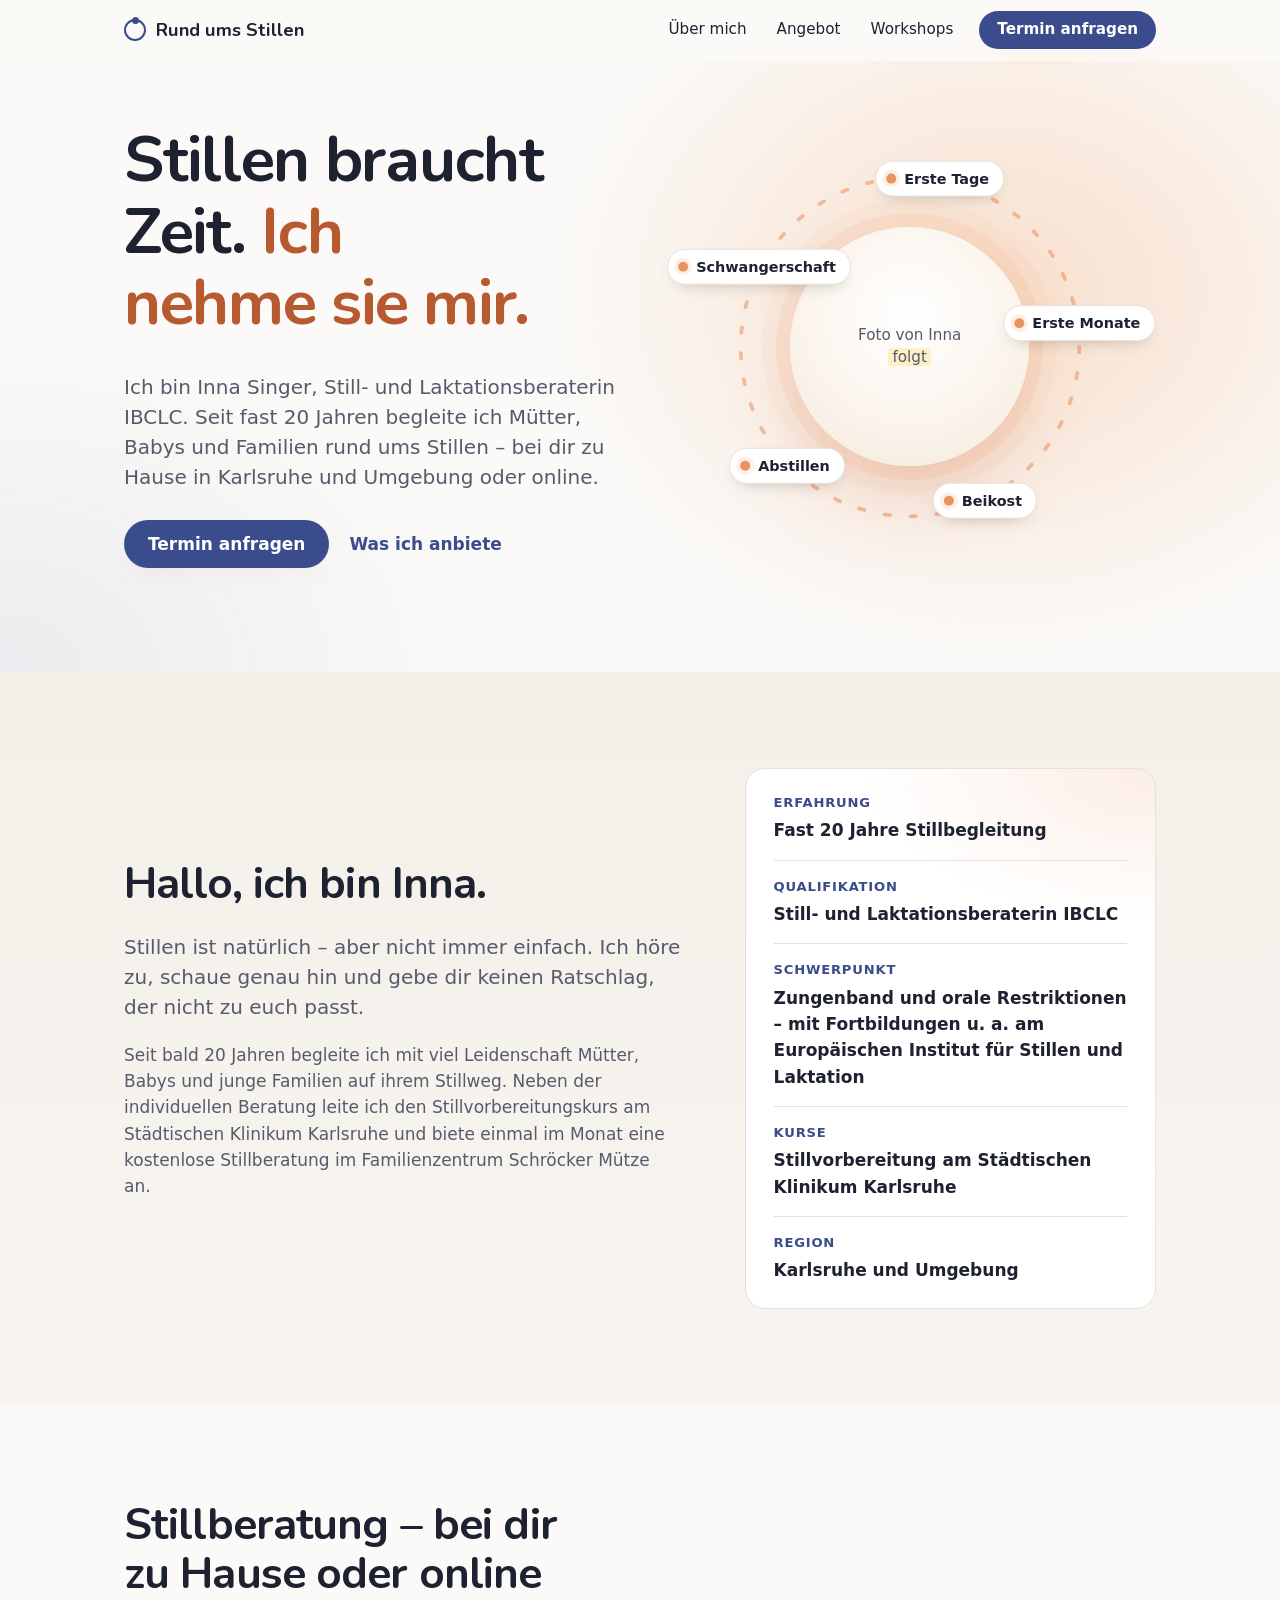
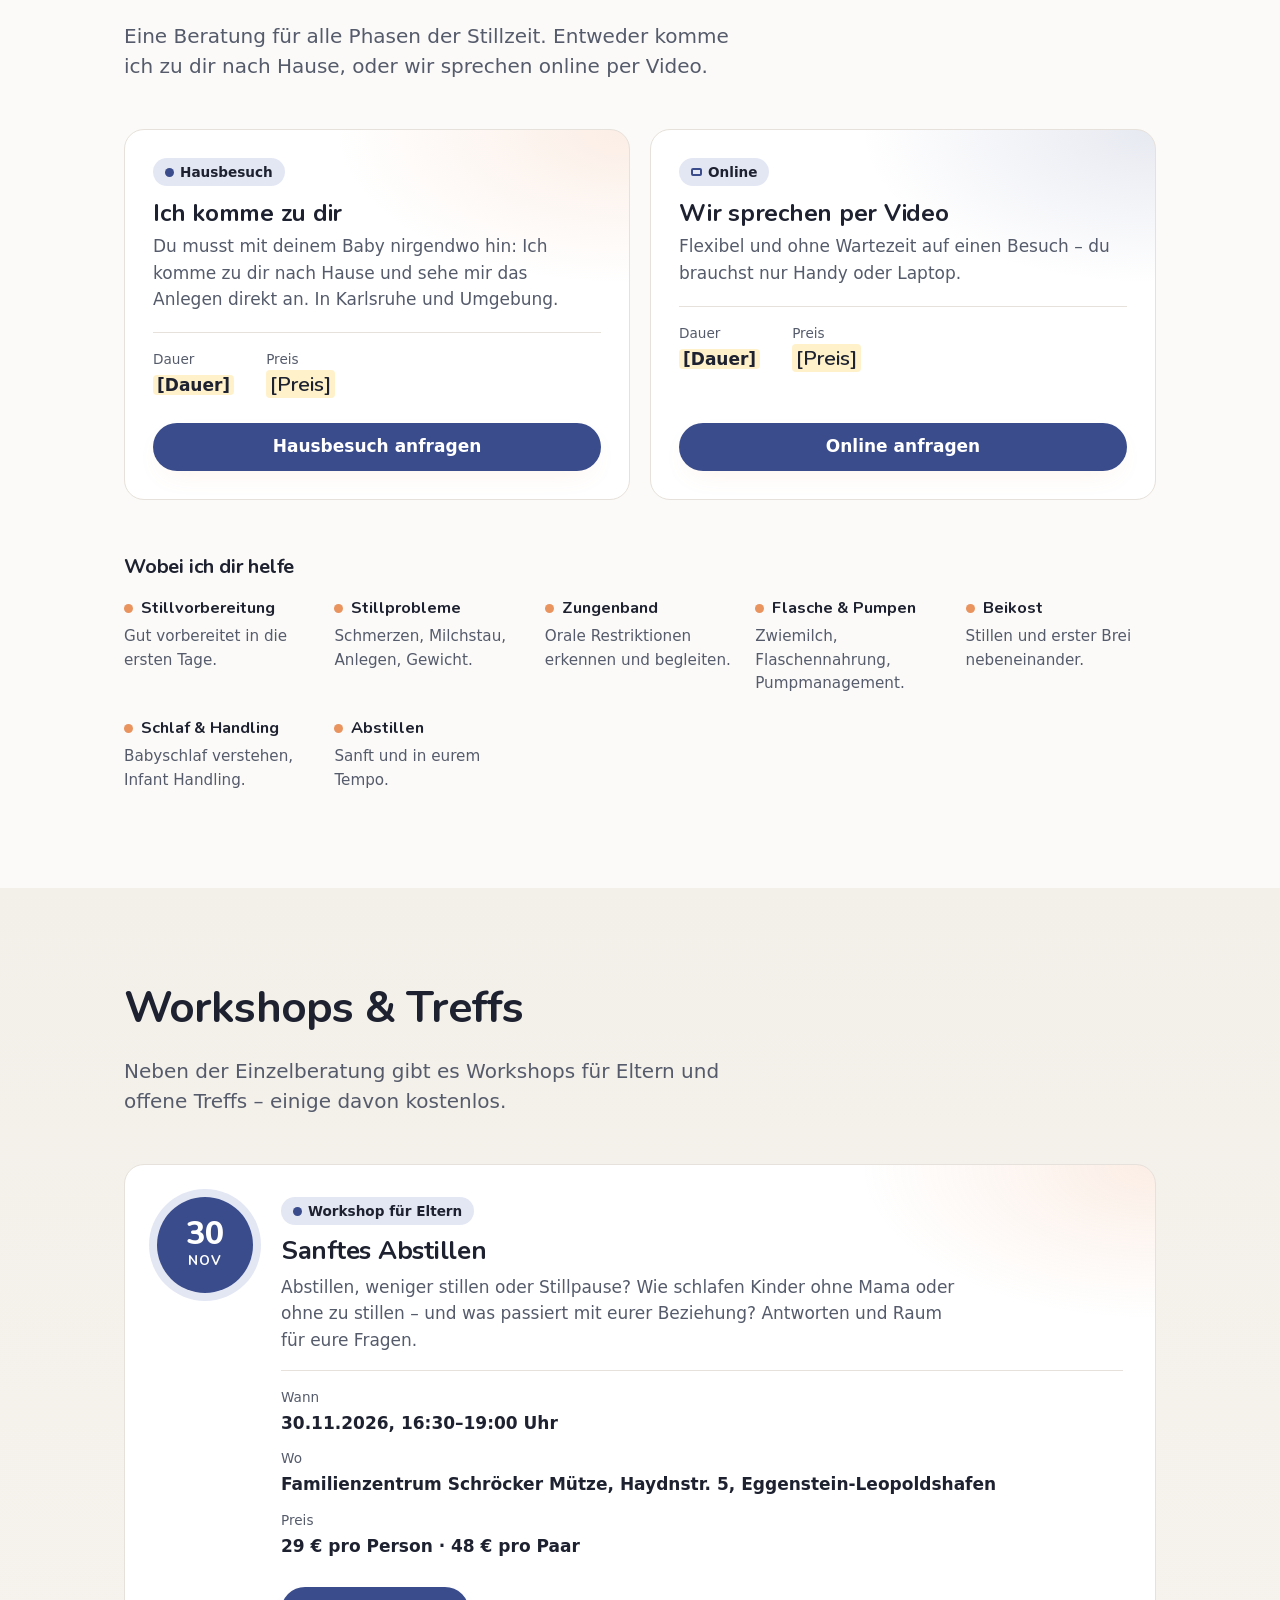
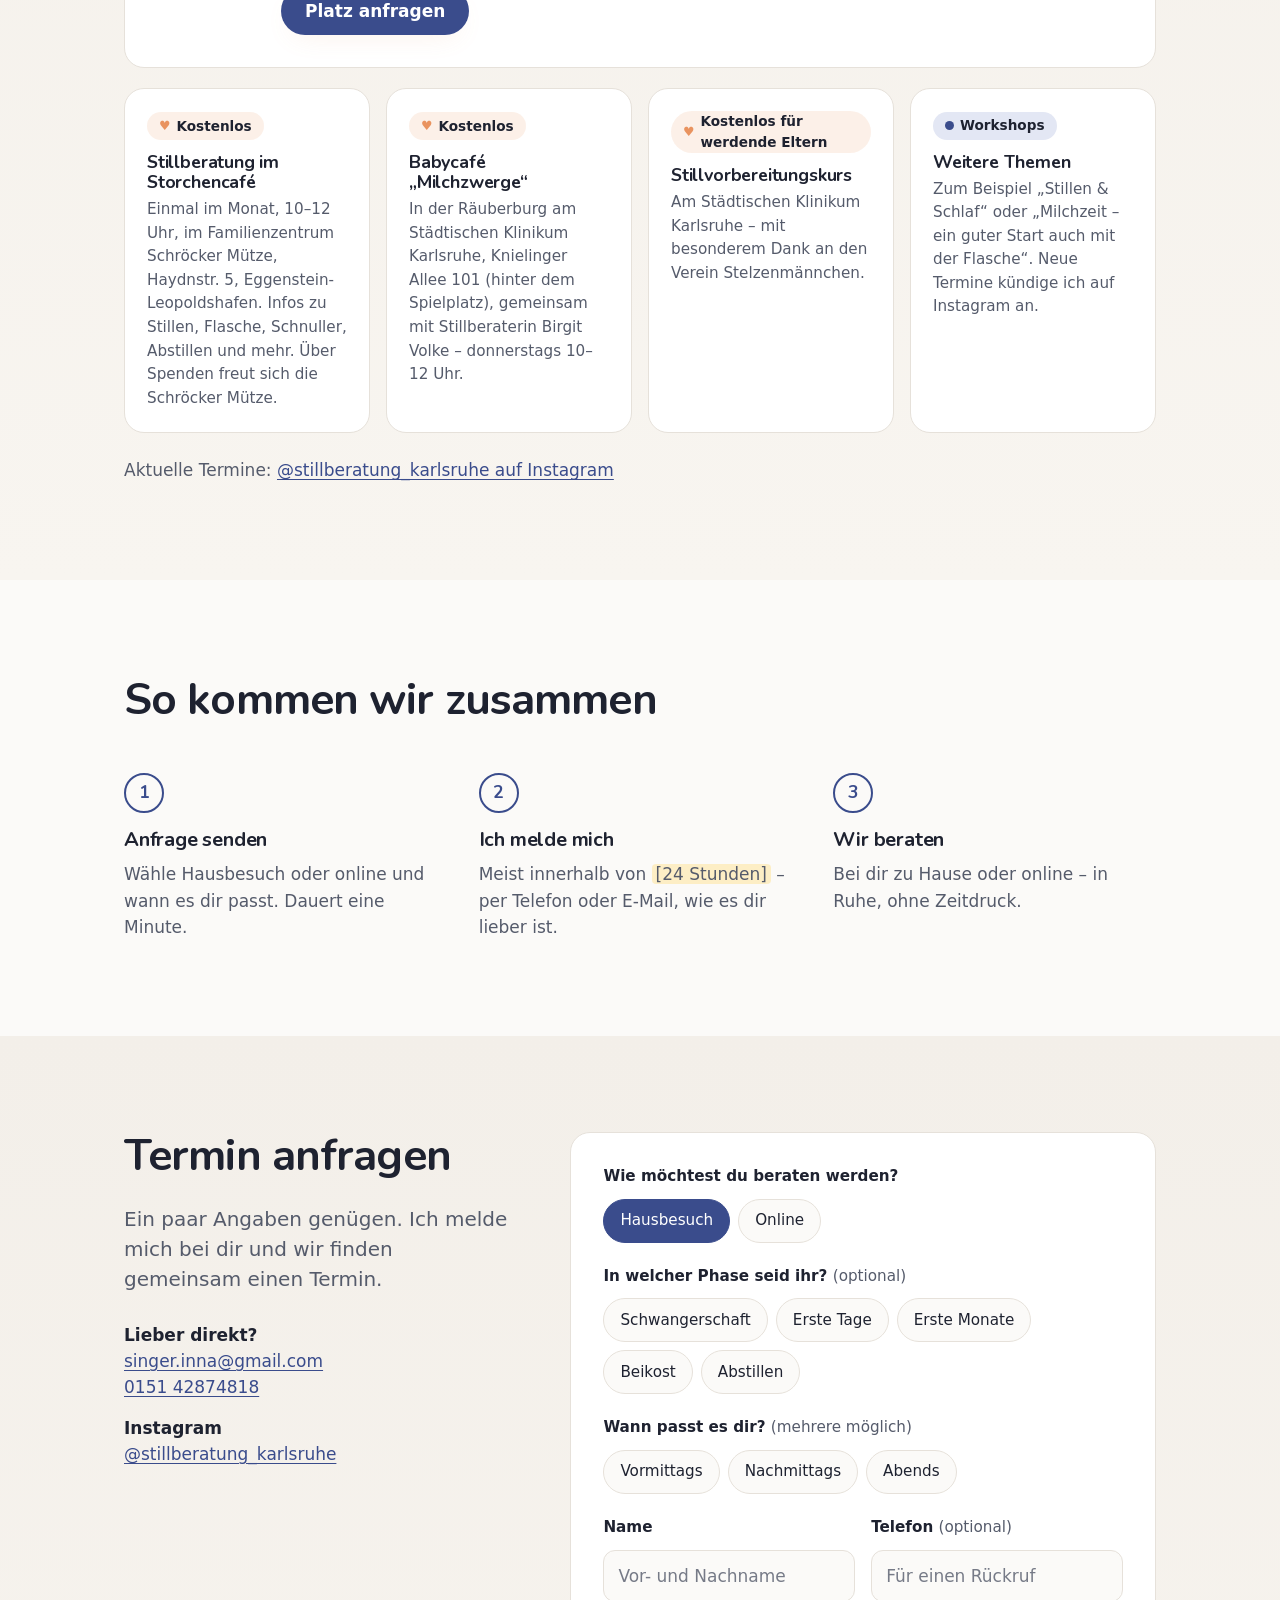
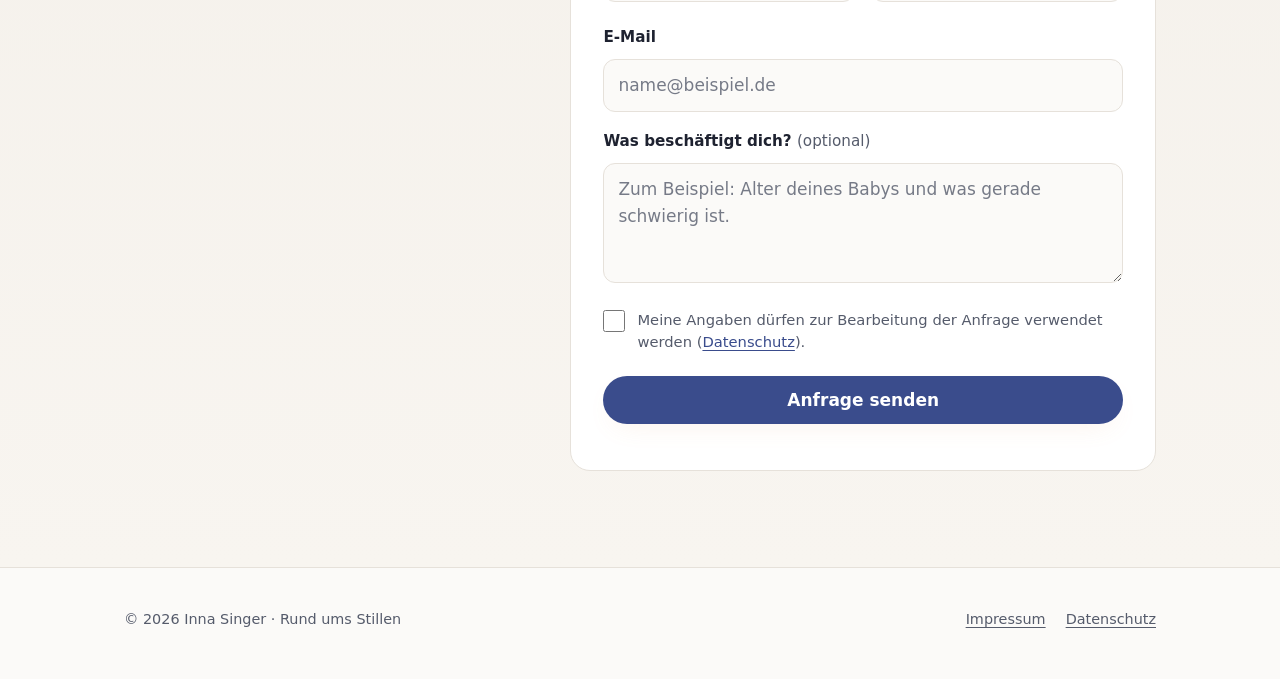
<file: index.html>
<!doctype html>
<html lang="de">
<head>
  <meta charset="utf-8">
  <meta name="viewport" content="width=device-width, initial-scale=1, viewport-fit=cover">
  <title>Rund ums Stillen – Stillberatung Inna Singer IBCLC, Karlsruhe</title>
  <meta name="description" content="Inna Singer, Still- und Laktationsberaterin IBCLC in Karlsruhe und Umgebung: Stillberatung zu Hause oder online, Zungenband, Beikost, Abstillen, Workshops und kostenlose Stilltreffs.">
  <meta name="theme-color" content="#fbfaf8" media="(prefers-color-scheme: light)">
  <meta name="theme-color" content="#10131b" media="(prefers-color-scheme: dark)">
  <link rel="icon" href="assets/favicon.svg" type="image/svg+xml">
  <link rel="stylesheet" href="assets/style.css?v=202611221712">
</head>
<body>

<header class="site-header">
  <nav class="wrap nav" aria-label="Hauptnavigation">
    <a class="brand" href="#start"><span class="brand-mark" aria-hidden="true"></span>Rund ums Stillen</a>
    <button class="menu-btn" type="button" aria-expanded="false" aria-controls="nav-links">Menü</button>
    <ul class="nav-links" id="nav-links">
      <li><a href="#inna">Über mich</a></li>
      <li><a href="#angebot">Angebot</a></li>
      <li><a href="#termine">Workshops</a></li>
      <li class="nav-cta"><a class="btn btn-primary" href="#anfrage">Termin anfragen</a></li>
    </ul>
  </nav>
</header>

<main id="start">

  <!-- Hero mit Stillkreis -->
  <section class="hero" aria-labelledby="hero-title">
    <div class="wrap hero-grid">
      <div>
        <h1 id="hero-title">Stillen braucht Zeit. <em>Ich nehme sie mir.</em></h1>
        <p class="sub">Ich bin Inna Singer, Still- und Laktationsberaterin IBCLC. Seit fast 20 Jahren begleite ich Mütter, Babys und Familien rund ums Stillen – bei dir zu Hause in Karlsruhe und Umgebung oder online.</p>
        <div class="hero-actions">
          <a class="btn btn-primary" href="#anfrage">Termin anfragen</a>
          <a class="btn btn-plain" href="#angebot">Was ich anbiete</a>
        </div>
      </div>

      <div class="orbit-col">
        <div class="orbit">
          <svg class="orbit-ring" viewBox="0 0 100 100" aria-hidden="true"><circle cx="50" cy="50" r="49.5"/></svg>
          <div class="orbit-disc">
            <!-- Später ersetzen: <img src="assets/img/inna.jpg" alt="Inna Singer, Still- und Laktationsberaterin"> -->
            <span class="ph-photo">Foto von Inna<br><span class="ph">folgt</span></span>
          </div>
          <div aria-hidden="true">
            <div class="orbit-stop" style="--a:-62deg;--i:0"><span>Schwangerschaft</span></div>
            <div class="orbit-stop" style="--a:10deg;--i:1"><span>Erste Tage</span></div>
            <div class="orbit-stop" style="--a:82deg;--i:2"><span>Erste Monate</span></div>
            <div class="orbit-stop" style="--a:154deg;--i:3"><span>Beikost</span></div>
            <div class="orbit-stop" style="--a:226deg;--i:4"><span>Abstillen</span></div>
          </div>
        </div>
        <ul class="orbit-list" aria-label="Phasen der Stillzeit">
          <li><span>Schwangerschaft</span></li>
          <li><span>Erste Tage</span></li>
          <li><span>Erste Monate</span></li>
          <li><span>Beikost</span></li>
          <li><span>Abstillen</span></li>
        </ul>
      </div>
    </div>
  </section>

  <!-- Über mich -->
  <section class="alt" id="inna" aria-labelledby="inna-title">
    <div class="wrap about">
      <div>
        <h2 id="inna-title">Hallo, ich bin Inna.</h2>
        <p class="sub">Stillen ist natürlich – aber nicht immer einfach. Ich höre zu, schaue genau hin und gebe dir keinen Ratschlag, der nicht zu euch passt.</p>
        <p class="muted">Seit bald 20 Jahren begleite ich mit viel Leidenschaft Mütter, Babys und junge Familien auf ihrem Stillweg. Neben der individuellen Beratung leite ich den Stillvorbereitungskurs am Städtischen Klinikum Karlsruhe und biete einmal im Monat eine kostenlose Stillberatung im Familienzentrum Schröcker Mütze an.</p>
      </div>
      <dl class="about-facts">
        <div><dt>Erfahrung</dt><dd>Fast 20 Jahre Stillbegleitung</dd></div>
        <div><dt>Qualifikation</dt><dd>Still- und Laktationsberaterin IBCLC</dd></div>
        <div><dt>Schwerpunkt</dt><dd>Zungenband und orale Restriktionen – mit Fortbildungen u. a. am Europäischen Institut für Stillen und Laktation</dd></div>
        <div><dt>Kurse</dt><dd>Stillvorbereitung am Städtischen Klinikum Karlsruhe</dd></div>
        <div><dt>Region</dt><dd>Karlsruhe und Umgebung</dd></div>
      </dl>
    </div>
  </section>

  <!-- Angebot: eine Stillberatung, Hausbesuch oder online -->
  <section id="angebot" aria-labelledby="angebot-title">
    <div class="wrap">
      <div class="section-head">
        <h2 id="angebot-title">Stillberatung – bei dir zu Hause oder online</h2>
        <p class="sub">Eine Beratung für alle Phasen der Stillzeit. Entweder komme ich zu dir nach Hause, oder wir sprechen online per Video.</p>
      </div>

      <div class="offer">
        <article class="format-card">
          <span class="tag tag-place">Hausbesuch</span>
          <h3>Ich komme zu dir</h3>
          <p>Du musst mit deinem Baby nirgendwo hin: Ich komme zu dir nach Hause und sehe mir das Anlegen direkt an. In Karlsruhe und Umgebung.</p>
          <dl class="facts-row">
            <div><dt>Dauer</dt><dd><span class="ph">[Dauer]</span></dd></div>
            <div><dt>Preis</dt><dd class="price"><span class="ph">[Preis]</span></dd></div>
          </dl>
          <a class="btn btn-primary" href="#anfrage" data-format="Hausbesuch">Hausbesuch anfragen</a>
        </article>
        <article class="format-card">
          <span class="tag tag-online">Online</span>
          <h3>Wir sprechen per Video</h3>
          <p>Flexibel und ohne Wartezeit auf einen Besuch – du brauchst nur Handy oder Laptop.</p>
          <dl class="facts-row">
            <div><dt>Dauer</dt><dd><span class="ph">[Dauer]</span></dd></div>
            <div><dt>Preis</dt><dd class="price"><span class="ph">[Preis]</span></dd></div>
          </dl>
          <a class="btn btn-primary" href="#anfrage" data-format="Online">Online anfragen</a>
        </article>
      </div>

      <h3 class="topics-title">Wobei ich dir helfe</h3>
      <ul class="topics">
        <li><strong>Stillvorbereitung</strong>Gut vorbereitet in die ersten Tage.</li>
        <li><strong>Stillprobleme</strong>Schmerzen, Milchstau, Anlegen, Gewicht.</li>
        <li><strong>Zungenband</strong>Orale Restriktionen erkennen und begleiten.</li>
        <li><strong>Flasche &amp; Pumpen</strong>Zwiemilch, Flaschennahrung, Pumpmanagement.</li>
        <li><strong>Beikost</strong>Stillen und erster Brei nebeneinander.</li>
        <li><strong>Schlaf &amp; Handling</strong>Babyschlaf verstehen, Infant Handling.</li>
        <li><strong>Abstillen</strong>Sanft und in eurem Tempo.</li>
      </ul>
    </div>
  </section>

  <!-- Workshops & Treffs -->
  <section class="alt" id="termine" aria-labelledby="termine-title">
    <div class="wrap">
      <div class="section-head">
        <h2 id="termine-title">Workshops &amp; Treffs</h2>
        <p class="sub">Neben der Einzelberatung gibt es Workshops für Eltern und offene Treffs – einige davon kostenlos.</p>
      </div>

      <article class="event event-next">
        <div class="event-date" aria-hidden="true"><span class="event-day">30</span><span class="event-month">Nov</span></div>
        <div class="event-body">
          <span class="tag tag-place">Workshop für Eltern</span>
          <h3>Sanftes Abstillen</h3>
          <p>Abstillen, weniger stillen oder Stillpause? Wie schlafen Kinder ohne Mama oder ohne zu stillen – und was passiert mit eurer Beziehung? Antworten und Raum für eure Fragen.</p>
          <dl class="facts-row">
            <div><dt>Wann</dt><dd>30.11.2026, 16:30–19:00 Uhr</dd></div>
            <div><dt>Wo</dt><dd>Familienzentrum Schröcker Mütze, Haydnstr. 5, Eggenstein-Leopoldshafen</dd></div>
            <div><dt>Preis</dt><dd>29 € pro Person · 48 € pro Paar</dd></div>
          </dl>
          <a class="btn btn-primary" href="#anfrage" data-anliegen="Workshop Sanftes Abstillen (30.11.2026)">Platz anfragen</a>
        </div>
      </article>

      <ul class="events">
        <li class="event-card">
          <span class="badge-free">Kostenlos</span>
          <h3>Stillberatung im Storchencafé</h3>
          <p>Einmal im Monat, 10–12 Uhr, im Familienzentrum Schröcker Mütze, Haydnstr. 5, Eggenstein-Leopoldshafen. Infos zu Stillen, Flasche, Schnuller, Abstillen und mehr. Über Spenden freut sich die Schröcker Mütze.</p>
        </li>
        <li class="event-card">
          <span class="badge-free">Kostenlos</span>
          <h3>Babycafé „Milchzwerge“</h3>
          <p>In der Räuberburg am Städtischen Klinikum Karlsruhe, Knielinger Allee 101 (hinter dem Spielplatz), gemeinsam mit Stillberaterin Birgit Volke – donnerstags 10–12 Uhr.</p>
        </li>
        <li class="event-card">
          <span class="badge-free">Kostenlos für werdende Eltern</span>
          <h3>Stillvorbereitungskurs</h3>
          <p>Am Städtischen Klinikum Karlsruhe – mit besonderem Dank an den Verein Stelzenmännchen.</p>
        </li>
        <li class="event-card">
          <span class="tag tag-place">Workshops</span>
          <h3>Weitere Themen</h3>
          <p>Zum Beispiel „Stillen &amp; Schlaf“ oder „Milchzeit – ein guter Start auch mit der Flasche“. Neue Termine kündige ich auf Instagram an.</p>
        </li>
      </ul>
      <p class="events-more">Aktuelle Termine: <a href="https://www.instagram.com/stillberatung_karlsruhe/" rel="noopener">@stillberatung_karlsruhe auf Instagram</a></p>
    </div>
  </section>

  <!-- Ablauf -->
  <section id="ablauf" aria-labelledby="ablauf-title">
    <div class="wrap">
      <div class="section-head">
        <h2 id="ablauf-title">So kommen wir zusammen</h2>
      </div>
      <ol class="steps">
        <li>
          <h3>Anfrage senden</h3>
          <p>Wähle Hausbesuch oder online und wann es dir passt. Dauert eine Minute.</p>
        </li>
        <li>
          <h3>Ich melde mich</h3>
          <p>Meist innerhalb von <span class="ph">[24 Stunden]</span> – per Telefon oder E-Mail, wie es dir lieber ist.</p>
        </li>
        <li>
          <h3>Wir beraten</h3>
          <p>Bei dir zu Hause oder online – in Ruhe, ohne Zeitdruck.</p>
        </li>
      </ol>
    </div>
  </section>

  <!-- Anfrage -->
  <section class="alt" id="anfrage" aria-labelledby="anfrage-title">
    <div class="wrap request">
      <div>
        <h2 id="anfrage-title">Termin anfragen</h2>
        <p class="sub">Ein paar Angaben genügen. Ich melde mich bei dir und wir finden gemeinsam einen Termin.</p>
        <ul class="request-info">
          <li><strong>Lieber direkt?</strong><a href="mailto:singer.inna@gmail.com">singer.inna@gmail.com</a><br><a href="tel:+4915142874818">0151 42874818</a></li>
          <li><strong>Instagram</strong><a href="https://www.instagram.com/stillberatung_karlsruhe/" rel="noopener">@stillberatung_karlsruhe</a></li>
        </ul>
      </div>

      <!--
        Versand: data-endpoint leer -> E-Mail-Programm öffnet sich mit fertigem Text.
        Mit Formular-Dienst (z. B. https://formspree.io/f/XXXX) -> Versand direkt aus der Seite.
      -->
      <form class="form" id="anfrage-form" data-endpoint="" data-email="singer.inna@gmail.com" novalidate>
        <fieldset>
          <legend>Wie möchtest du beraten werden?</legend>
          <div class="chips">
            <label class="chip"><input type="radio" name="format" value="Hausbesuch" checked><span>Hausbesuch</span></label>
            <label class="chip"><input type="radio" name="format" value="Online"><span>Online</span></label>
          </div>
        </fieldset>

        <fieldset>
          <legend>In welcher Phase seid ihr? <span class="opt">(optional)</span></legend>
          <div class="chips">
            <label class="chip"><input type="radio" name="phase" value="Schwangerschaft"><span>Schwangerschaft</span></label>
            <label class="chip"><input type="radio" name="phase" value="Erste Tage"><span>Erste Tage</span></label>
            <label class="chip"><input type="radio" name="phase" value="Erste Monate"><span>Erste Monate</span></label>
            <label class="chip"><input type="radio" name="phase" value="Beikost"><span>Beikost</span></label>
            <label class="chip"><input type="radio" name="phase" value="Abstillen"><span>Abstillen</span></label>
          </div>
        </fieldset>

        <fieldset>
          <legend>Wann passt es dir? <span class="opt">(mehrere möglich)</span></legend>
          <div class="chips">
            <label class="chip"><input type="checkbox" name="zeit" value="vormittags"><span>Vormittags</span></label>
            <label class="chip"><input type="checkbox" name="zeit" value="nachmittags"><span>Nachmittags</span></label>
            <label class="chip"><input type="checkbox" name="zeit" value="abends"><span>Abends</span></label>
          </div>
        </fieldset>

        <div class="row">
          <div class="field">
            <label class="label" for="f-name">Name</label>
            <input id="f-name" name="name" autocomplete="name" required placeholder="Vor- und Nachname">
            <span class="hint" aria-live="polite"></span>
          </div>
          <div class="field">
            <label class="label" for="f-phone">Telefon <span class="opt">(optional)</span></label>
            <input id="f-phone" name="telefon" type="tel" inputmode="tel" autocomplete="tel" placeholder="Für einen Rückruf">
          </div>
        </div>
        <div class="field">
          <label class="label" for="f-mail">E-Mail</label>
          <input id="f-mail" name="email" type="email" inputmode="email" autocomplete="email" required placeholder="name@beispiel.de">
          <span class="hint" aria-live="polite"></span>
        </div>
        <div class="field">
          <label class="label" for="f-msg">Was beschäftigt dich? <span class="opt">(optional)</span></label>
          <textarea id="f-msg" name="nachricht" placeholder="Zum Beispiel: Alter deines Babys und was gerade schwierig ist."></textarea>
        </div>

        <label class="consent">
          <input type="checkbox" name="datenschutz" required>
          <span>Meine Angaben dürfen zur Bearbeitung der Anfrage verwendet werden (<a href="datenschutz.html">Datenschutz</a>).</span>
        </label>

        <button class="btn btn-primary" type="submit">Anfrage senden</button>
        <p class="form-status" role="status" aria-live="polite"></p>
      </form>
    </div>
  </section>

</main>

<div class="cta-bar"><a class="btn btn-primary" href="#anfrage">Termin anfragen</a></div>

<footer class="site-footer">
  <div class="wrap footer-grid">
    <span>© <span id="year">2026</span> Inna Singer · Rund ums Stillen</span>
    <ul>
      <li><a href="impressum.html">Impressum</a></li>
      <li><a href="datenschutz.html">Datenschutz</a></li>
    </ul>
  </div>
</footer>

<script src="assets/main.js?v=202611221712"></script>
</body>
</html>
</file>
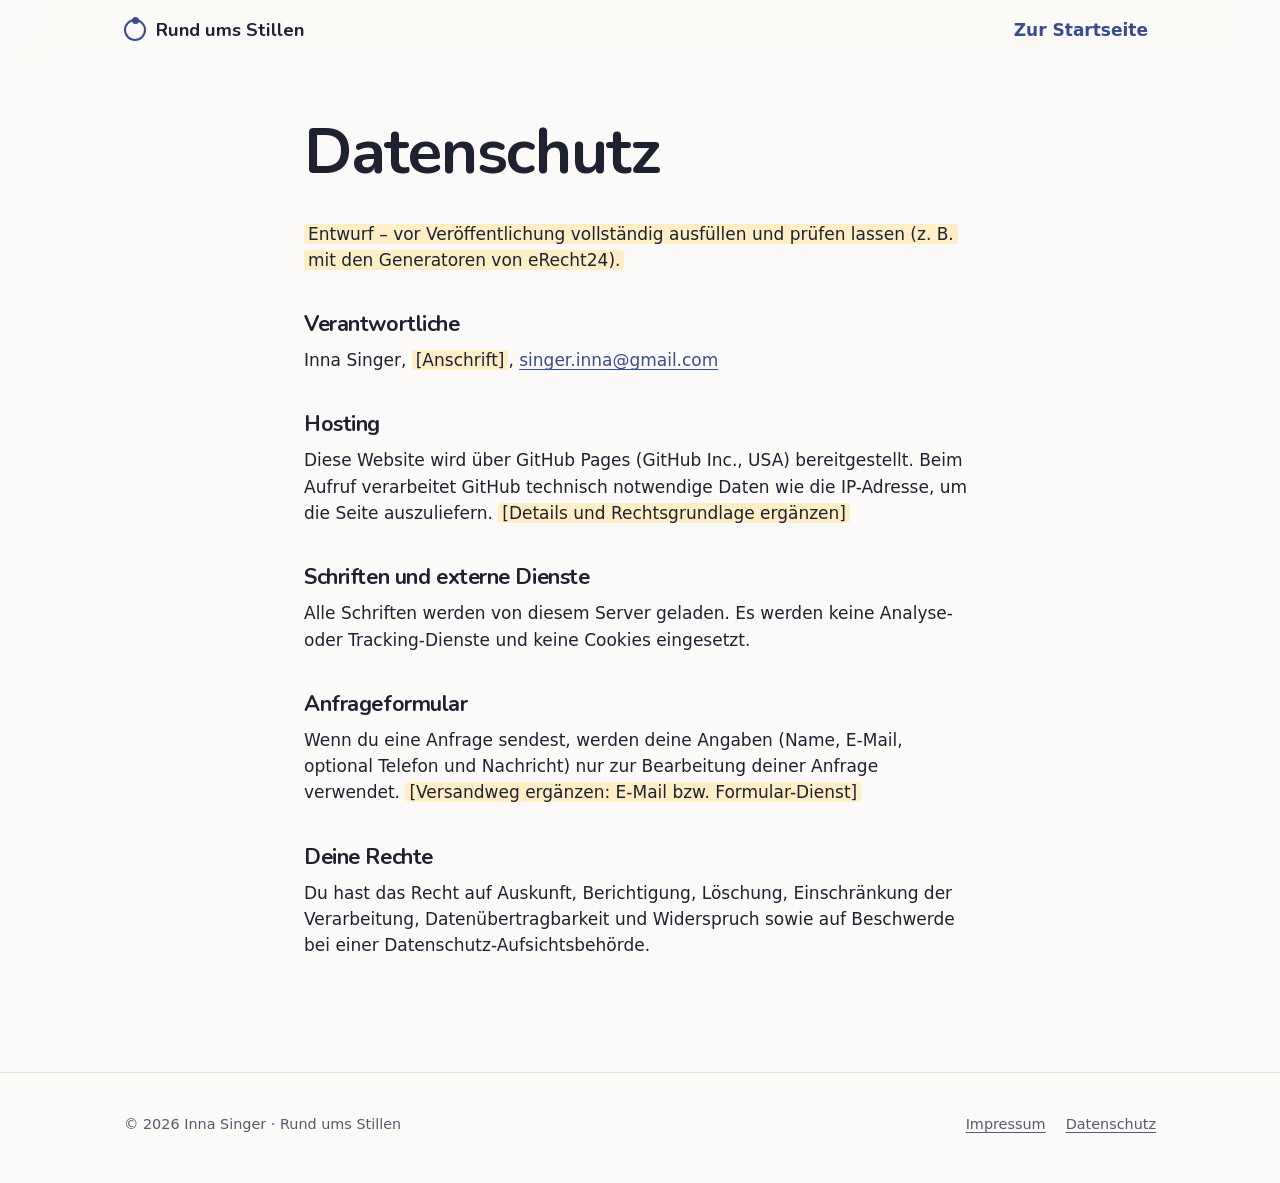
<file: datenschutz.html>
<!doctype html>
<html lang="de">
<head>
  <meta charset="utf-8">
  <meta name="viewport" content="width=device-width, initial-scale=1">
  <title>Datenschutz – Rund ums Stillen</title>
  <meta name="robots" content="noindex">
  <link rel="icon" href="assets/favicon.svg" type="image/svg+xml">
  <link rel="stylesheet" href="assets/style.css?v=202611221712">
</head>
<body>
<header class="site-header">
  <nav class="wrap nav" aria-label="Hauptnavigation">
    <a class="brand" href="index.html"><span class="brand-mark" aria-hidden="true"></span>Rund ums Stillen</a>
    <a class="btn btn-plain" href="index.html">Zur Startseite</a>
  </nav>
</header>
<main class="legal">
  <div class="wrap">
    <h1>Datenschutz</h1>
    <p><span class="ph">Entwurf – vor Veröffentlichung vollständig ausfüllen und prüfen lassen (z. B. mit den Generatoren von eRecht24).</span></p>
    <h2>Verantwortliche</h2>
    <p>Inna Singer, <span class="ph">[Anschrift]</span>, <a href="mailto:singer.inna@gmail.com">singer.inna@gmail.com</a></p>
    <h2>Hosting</h2>
    <p>Diese Website wird über GitHub Pages (GitHub Inc., USA) bereitgestellt. Beim Aufruf verarbeitet GitHub technisch notwendige Daten wie die IP-Adresse, um die Seite auszuliefern. <span class="ph">[Details und Rechtsgrundlage ergänzen]</span></p>
    <h2>Schriften und externe Dienste</h2>
    <p>Alle Schriften werden von diesem Server geladen. Es werden keine Analyse- oder Tracking-Dienste und keine Cookies eingesetzt.</p>
    <h2>Anfrageformular</h2>
    <p>Wenn du eine Anfrage sendest, werden deine Angaben (Name, E-Mail, optional Telefon und Nachricht) nur zur Bearbeitung deiner Anfrage verwendet. <span class="ph">[Versandweg ergänzen: E-Mail bzw. Formular-Dienst]</span></p>
    <h2>Deine Rechte</h2>
    <p>Du hast das Recht auf Auskunft, Berichtigung, Löschung, Einschränkung der Verarbeitung, Datenübertragbarkeit und Widerspruch sowie auf Beschwerde bei einer Datenschutz-Aufsichtsbehörde.</p>
  </div>
</main>
<footer class="site-footer">
  <div class="wrap footer-grid">
    <span>© 2026 Inna Singer · Rund ums Stillen</span>
    <ul><li><a href="impressum.html">Impressum</a></li><li><a href="datenschutz.html">Datenschutz</a></li></ul>
  </div>
</footer>
</body>
</html>
</file>
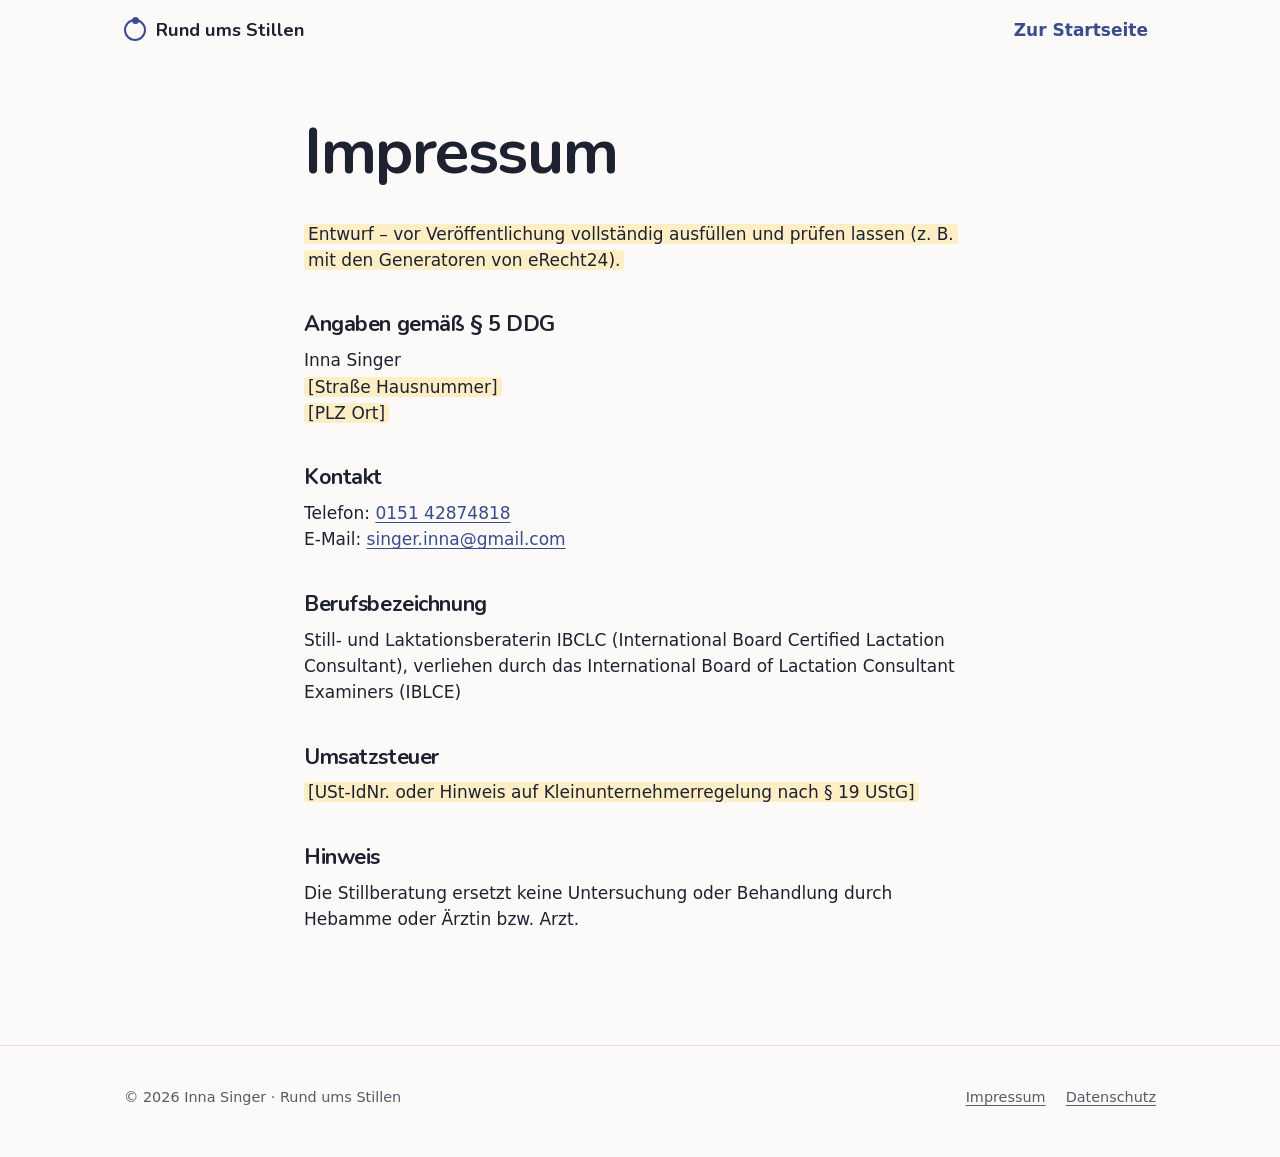
<file: impressum.html>
<!doctype html>
<html lang="de">
<head>
  <meta charset="utf-8">
  <meta name="viewport" content="width=device-width, initial-scale=1">
  <title>Impressum – Rund ums Stillen</title>
  <meta name="robots" content="noindex">
  <link rel="icon" href="assets/favicon.svg" type="image/svg+xml">
  <link rel="stylesheet" href="assets/style.css?v=202611221712">
</head>
<body>
<header class="site-header">
  <nav class="wrap nav" aria-label="Hauptnavigation">
    <a class="brand" href="index.html"><span class="brand-mark" aria-hidden="true"></span>Rund ums Stillen</a>
    <a class="btn btn-plain" href="index.html">Zur Startseite</a>
  </nav>
</header>
<main class="legal">
  <div class="wrap">
    <h1>Impressum</h1>
    <p><span class="ph">Entwurf – vor Veröffentlichung vollständig ausfüllen und prüfen lassen (z. B. mit den Generatoren von eRecht24).</span></p>
    <h2>Angaben gemäß § 5 DDG</h2>
    <p>Inna Singer<br><span class="ph">[Straße Hausnummer]</span><br><span class="ph">[PLZ Ort]</span></p>
    <h2>Kontakt</h2>
    <p>Telefon: <a href="tel:+4915142874818">0151 42874818</a><br>E-Mail: <a href="mailto:singer.inna@gmail.com">singer.inna@gmail.com</a></p>
    <h2>Berufsbezeichnung</h2>
    <p>Still- und Laktationsberaterin IBCLC (International Board Certified Lactation Consultant), verliehen durch das International Board of Lactation Consultant Examiners (IBLCE)</p>
    <h2>Umsatzsteuer</h2>
    <p><span class="ph">[USt-IdNr. oder Hinweis auf Kleinunternehmerregelung nach § 19 UStG]</span></p>
    <h2>Hinweis</h2>
    <p>Die Stillberatung ersetzt keine Untersuchung oder Behandlung durch Hebamme oder Ärztin bzw. Arzt.</p>
  </div>
</main>
<footer class="site-footer">
  <div class="wrap footer-grid">
    <span>© 2026 Inna Singer · Rund ums Stillen</span>
    <ul><li><a href="impressum.html">Impressum</a></li><li><a href="datenschutz.html">Datenschutz</a></li></ul>
  </div>
</footer>
</body>
</html>
</file>
<file: assets/style.css>
/* =========================================================
   Rund ums Stillen – Designsystem
   Leitidee: "rund ums" wörtlich – der Stillkreis.
   Hell: Milchweiß + Nachtblau. Dunkel: Nachtlicht beim Stillen um drei.
   Kontraste (WCAG): Text 15:1, Sekundärtext >= 5.9:1, Akzent 7.8:1 / 9.6:1
   ========================================================= */

/* Rundschrift-Ersatz für Nicht-Apple-Geräte, lokal (DSGVO) */
@font-face {
  font-family: "Nunito";
  src: url("fonts/nunito.woff2") format("woff2");
  font-weight: 500 800;
  font-display: swap;
}

:root {
  color-scheme: light dark;

  --surface: #fbfaf8;      /* Milch */
  --surface-2: #f3efe9;    /* Mulltuch */
  --raised: #ffffff;
  --content: #1e2230;      /* Tinte */
  --secondary: #555b6b;
  --accent: #3a4c8c;       /* Nachtblau – nur für Hauptaktionen & Links */
  --on-accent: #ffffff;
  --accent-soft: #e3e7f4;
  --warm: #e9935f;         /* Morgenlicht – Deko-Punkte, Glühen */
  --warm-text: #b85a30;    /* 4.4:1 – nur für große Schrift */
  --warm-soft: rgba(233, 147, 95, 0.14);
  --line: #e6e1da;
  --ring: rgba(233, 147, 95, 0.55);
  --glow: rgba(233, 147, 95, 0.16);
  --disc: radial-gradient(circle at 50% 38%, #ffffff 0%, #fbf4ec 58%, #f3e6d9 100%);
  --disc-shadow: 0 0 0 14px rgba(233, 147, 95, 0.10), 0 0 0 28px rgba(233, 147, 95, 0.05), 0 40px 90px -30px rgba(184, 90, 48, 0.35);
  --hero-bg:
    radial-gradient(640px 520px at 78% 38%, rgba(246, 190, 150, 0.45), transparent 70%),
    radial-gradient(700px 500px at 0% 100%, rgba(58, 76, 140, 0.08), transparent 70%),
    var(--surface);
  --alt-bg: linear-gradient(180deg, #f3efe9 0%, #f8f5f0 100%);
  --card-home: radial-gradient(420px 220px at 100% 0%, rgba(233, 147, 95, 0.16), transparent 70%);
  --card-online: radial-gradient(420px 220px at 100% 0%, rgba(58, 76, 140, 0.12), transparent 70%);
  --header-bg: rgba(251, 250, 248, 0.78);

  --display: ui-rounded, "SF Pro Rounded", "Nunito", system-ui, sans-serif;
  --text: system-ui, -apple-system, "Segoe UI", Roboto, "Helvetica Neue", sans-serif;

  --r-sm: 12px;
  --r-md: 20px;
  --max: 1080px;
  --gutter: 24px;
}

@media (prefers-color-scheme: dark) {
  :root {
    --surface: #0d1120;     /* Nacht */
    --surface-2: #141a2e;
    --raised: #1a2138;
    --content: #ede8e1;     /* gedämpftes Weiß */
    --secondary: #a9b0c2;
    --accent: #f2c27b;      /* Nachtlicht – Hauptaktionen */
    --on-accent: #1a1408;
    --accent-soft: rgba(242, 194, 123, 0.14);
    --warm: #f2c27b;
    --warm-text: #f2c27b;
    --warm-soft: rgba(242, 194, 123, 0.12);
    --line: rgba(255, 255, 255, 0.09);
    --ring: rgba(242, 194, 123, 0.45);
    --glow: rgba(242, 194, 123, 0.18);
    --disc: radial-gradient(circle at 50% 36%, #4a3a2c 0%, #2a2533 48%, #191c30 100%);
    --disc-shadow: 0 0 0 14px rgba(242, 194, 123, 0.08), 0 0 0 28px rgba(242, 194, 123, 0.04), 0 0 140px 30px rgba(242, 170, 90, 0.22);
    --hero-bg:
      radial-gradient(560px 480px at 76% 40%, rgba(242, 170, 90, 0.20), transparent 70%),
      radial-gradient(900px 600px at 10% 0%, rgba(110, 90, 210, 0.28), transparent 65%),
      radial-gradient(600px 420px at 100% 45%, rgba(60, 110, 200, 0.16), transparent 70%),
      linear-gradient(180deg, #0d1120 0%, #121034 100%);
    --alt-bg: linear-gradient(180deg, #121034 0%, #0f1426 45%, #0d1120 100%);
    --card-home: radial-gradient(420px 220px at 100% 0%, rgba(242, 170, 90, 0.18), transparent 70%);
    --card-online: radial-gradient(420px 220px at 100% 0%, rgba(120, 140, 255, 0.20), transparent 70%);
    --header-bg: rgba(13, 17, 32, 0.72);
  }
}

@media (prefers-contrast: more) {
  :root {
    --secondary: var(--content);
    --line: var(--secondary);
  }
}

*, *::before, *::after { box-sizing: border-box; }

html {
  scroll-behavior: smooth;
  scroll-padding-top: 76px;
  -webkit-text-size-adjust: 100%;
}

body {
  margin: 0;
  background: var(--surface);
  color: var(--content);
  font-family: var(--text);
  font-size: 1.0625rem;   /* 17px – Apple-Standard für Fließtext */
  line-height: 1.55;
  -webkit-font-smoothing: antialiased;
}

img { max-width: 100%; display: block; }

a { color: var(--accent); text-underline-offset: 3px; }

:focus-visible {
  outline: 3px solid var(--accent);
  outline-offset: 3px;
  border-radius: 6px;
}

h1, h2, h3 {
  text-wrap: balance;
  font-family: var(--display);
  font-weight: 700;
  line-height: 1.12;
  letter-spacing: -0.02em;
  margin: 0 0 0.5em;
}

h1 { font-size: clamp(2.4rem, 6vw, 4rem); }
h2 { font-size: clamp(1.9rem, 4vw, 2.75rem); }
h3 { font-size: 1.25rem; letter-spacing: -0.01em; }

p { margin: 0 0 1em; }

.wrap {
  max-width: var(--max);
  margin: 0 auto;
  padding: 0 var(--gutter);
}

.sub {
  font-size: 1.25rem;
  line-height: 1.5;
  color: var(--secondary);
  max-width: 32em;
}

.muted { color: var(--secondary); }

/* Platzhalter sichtbar, bis echte Inhalte geliefert sind */
.ph {
  background: rgba(255, 214, 102, 0.35);
  border-radius: 4px;
  padding: 0 4px;
  -webkit-box-decoration-break: clone;
  box-decoration-break: clone;
}

.sr-only {
  position: absolute;
  width: 1px; height: 1px;
  overflow: hidden;
  clip: rect(0 0 0 0);
  white-space: nowrap;
}

/* ---------- Buttons ---------- */
.btn {
  display: inline-flex;
  align-items: center;
  justify-content: center;
  min-height: 48px;
  padding: 0 24px;
  border-radius: 999px;
  border: 0;
  font: 600 1.0625rem/1 var(--text);
  text-decoration: none;
  cursor: pointer;
  transition: filter 0.15s, transform 0.15s;
}

.btn-primary { background: var(--accent); color: var(--on-accent); box-shadow: 0 10px 28px -12px var(--glow); }
.btn-primary:hover { filter: brightness(1.08); }
.btn-primary:active { transform: scale(0.98); }

.btn-plain {
  color: var(--accent);
  background: transparent;
  padding: 0 8px;
}
.btn-plain:hover { text-decoration: underline; }

/* ---------- Header (schwebende Ebene, Material) ---------- */
.site-header {
  position: sticky;
  top: 0;
  z-index: 30;
  background: var(--header-bg);
  -webkit-backdrop-filter: saturate(160%) blur(18px);
  backdrop-filter: saturate(160%) blur(18px);
  border-bottom: 0.5px solid transparent;
  transition: border-color 0.2s;
}
.site-header.scrolled { border-bottom-color: var(--line); }

@media (prefers-reduced-transparency: reduce) {
  .site-header { background: var(--surface); -webkit-backdrop-filter: none; backdrop-filter: none; }
}

.nav {
  display: flex;
  align-items: center;
  justify-content: space-between;
  height: 60px;
}

.brand {
  font-family: var(--display);
  font-weight: 700;
  font-size: 1.15rem;
  color: var(--content);
  text-decoration: none;
  display: inline-flex;
  align-items: center;
  gap: 10px;
  min-height: 44px;
}

.brand-mark {
  width: 22px;
  height: 22px;
  border-radius: 50%;
  border: 2.5px solid var(--accent);
  position: relative;
  flex: none;
}
.brand-mark::after {
  content: "";
  position: absolute;
  width: 7px; height: 7px;
  border-radius: 50%;
  background: var(--accent);
  top: -4.5px; left: 50%;
  margin-left: -3.5px;
}

.nav-links {
  display: flex;
  align-items: center;
  gap: 6px;
  list-style: none;
  margin: 0;
  padding: 0;
}

.nav-links a:not(.btn) {
  display: inline-flex;
  align-items: center;
  min-height: 44px;
  padding: 0 12px;
  color: var(--content);
  text-decoration: none;
  font-size: 0.95rem;
}
.nav-links a:not(.btn):hover { color: var(--accent); }
.nav-links .btn { min-height: 38px; padding: 0 18px; font-size: 0.95rem; margin-left: 8px; }

.menu-btn {
  display: none;
  min-height: 44px;
  padding: 0 16px;
  border-radius: 999px;
  border: 1px solid var(--line);
  background: var(--raised);
  color: var(--content);
  font: 600 0.95rem/1 var(--text);
  cursor: pointer;
}
.menu-btn[aria-expanded="true"] { background: var(--accent); color: var(--on-accent); border-color: var(--accent); }

/* ---------- Hero ---------- */
.hero { padding: 64px 0 104px; background: var(--hero-bg); }
.hero h1 em { font-style: normal; color: var(--warm-text); }

.hero-grid {
  display: grid;
  grid-template-columns: 1fr 1fr;
  gap: 48px;
  align-items: center;
}

.hero-actions {
  display: flex;
  flex-wrap: wrap;
  align-items: center;
  gap: 12px;
  margin-top: 28px;
}

/* ---------- Signatur: der Stillkreis ---------- */
.orbit {
  --size: min(400px, calc(100% - 150px));
  container-type: inline-size;
  position: relative;
  width: var(--size);
  aspect-ratio: 1;
  margin: 0 auto;
}

.orbit-ring {
  position: absolute;
  inset: 0;
  width: 100%;
  height: 100%;
  overflow: visible;
}
.orbit-ring circle {
  fill: none;
  stroke: var(--ring);
  stroke-width: 1.1;
  stroke-dasharray: 1.6 6;
  stroke-linecap: round;
}

.orbit-disc {
  position: absolute;
  inset: 15%;
  border-radius: 50%;
  background: var(--disc);
  box-shadow: var(--disc-shadow);
  display: grid;
  place-items: center;
  overflow: hidden;
  text-align: center;
  color: var(--secondary);
}
.orbit-disc img { width: 100%; height: 100%; object-fit: cover; }
.orbit-disc .ph-photo { font-size: 0.95rem; line-height: 1.4; padding: 20px; }

/* Phasen rund um den Kreis */
.orbit-stop {
  --a: 0deg;
  position: absolute;
  top: 50%;
  left: 50%;
  width: 0;
  height: 0;
  transform: rotate(var(--a)) translateY(-50cqw) rotate(calc(-1 * var(--a)));
}
.orbit-stop span {
  position: absolute;
  transform: translate(-50%, -50%);
  display: inline-flex;
  align-items: center;
  gap: 8px;
  min-height: 36px;
  padding: 0 14px 0 10px;
  border-radius: 999px;
  background: var(--raised);
  border: 0.5px solid var(--line);
  box-shadow: 0 6px 18px -10px rgba(0, 0, 0, 0.35);
  color: var(--content);
  font-size: 0.9rem;
  font-weight: 600;
  white-space: nowrap;
  text-decoration: none;
}
.orbit-stop span::before {
  content: "";
  width: 10px;
  height: 10px;
  border-radius: 50%;
  background: var(--warm);
  box-shadow: 0 0 0 4px var(--warm-soft);
  flex: none;
}

/* Einmaliger Moment: die Phasen erscheinen nacheinander im Kreis */
@media (prefers-reduced-motion: no-preference) {
  .orbit-stop span { animation: stop-in 0.5s cubic-bezier(.2, .8, .2, 1) both; animation-delay: calc(0.25s + var(--i) * 0.12s); }
  .orbit-disc { animation: disc-in 0.7s ease-out both; }
  @keyframes stop-in { from { opacity: 0; transform: translate(-50%, -30%) scale(0.9); } }
  @keyframes disc-in { from { opacity: 0; transform: scale(0.96); } }
}

/* ---------- Abschnitte ---------- */
section { padding: 96px 0; }
.alt { background: var(--alt-bg); }

.section-head { max-width: 640px; margin-bottom: 48px; }

/* Angebot: eine Beratung, zwei Formate */
.offer {
  display: grid;
  grid-template-columns: 1fr 1fr;
  gap: 20px;
}

.format-card {
  display: flex;
  flex-direction: column;
  align-items: flex-start;
  background: var(--raised);
  border: 0.5px solid var(--line);
  border-radius: var(--r-md);
  padding: 28px;
  background: var(--card-home), var(--raised);
  transition: transform 0.2s, box-shadow 0.2s;
}
.format-card + .format-card { background: var(--card-online), var(--raised); }
/* Anheben beim Drüberfahren – einheitlich für alle Karten (nur Geräte mit Maus) */
.format-card, .event, .event-card, .about-facts, .steps li, .topics li, .orbit-stop span, .orbit-list span, .request-info li {
  transition: transform 0.2s ease, translate 0.2s ease, box-shadow 0.2s ease, border-color 0.2s ease;
}
@media (hover: hover) {
  .format-card:hover, .event:hover, .event-card:hover, .about-facts:hover {
    transform: translateY(-3px);
    box-shadow: 0 24px 50px -28px rgba(0, 0, 0, 0.45);
  }
  .event-card:hover { border-color: var(--ring); }
  .steps li:hover, .topics li:hover, .request-info li:hover { transform: translateY(-3px); }
  .topics li:hover strong::before, .orbit-stop span:hover::before { box-shadow: 0 0 0 5px var(--warm-soft); }
  /* Kreis-Labels: eigene translate-Eigenschaft, damit die Einblend-Animation nicht stört */
  .orbit-stop span:hover, .orbit-list span:hover { translate: 0 -3px; border-color: var(--ring); }
  .steps li:hover::before { background: var(--accent); color: var(--on-accent); }
}
.format-card h3 { margin: 14px 0 6px; font-size: 1.5rem; }
.format-card p { color: var(--secondary); margin: 0 0 20px; }
.format-card .btn { margin-top: auto; width: 100%; }

.facts-row {
  display: flex;
  gap: 32px;
  margin: 0 0 24px;
  padding: 16px 0 0;
  border-top: 0.5px solid var(--line);
  width: 100%;
}
.facts-row dt { font-size: 0.85rem; color: var(--secondary); }
.facts-row dd { margin: 2px 0 0; font-weight: 600; }
.price { font: 700 1.3rem/1.2 var(--display); }

.tag {
  display: inline-flex;
  align-items: center;
  gap: 6px;
  min-height: 28px;
  padding: 0 12px;
  border-radius: 999px;
  font-size: 0.85rem;
  font-weight: 600;
  background: var(--accent-soft);
  color: var(--content);
}
/* Format nicht nur über Farbe: eigenes Symbol je Format */
.tag-place::before, .tag-online::before { content: ""; flex: none; }
.tag-place::before { width: 9px; height: 9px; border-radius: 50%; background: var(--accent); }
.tag-online::before { width: 11px; height: 8px; border-radius: 2px; border: 2px solid var(--accent); }

.topics-title { margin: 56px 0 18px; font-size: 1.25rem; }
.topics {
  display: grid;
  grid-template-columns: repeat(auto-fill, minmax(180px, 1fr));
  gap: 20px;
  list-style: none;
  margin: 0;
  padding: 0;
}
.topics li { color: var(--secondary); font-size: 0.95rem; }
.topics strong {
  display: flex;
  align-items: center;
  gap: 8px;
  color: var(--content);
  font-family: var(--display);
  font-size: 1.02rem;
  margin-bottom: 4px;
}
.topics strong::before {
  content: "";
  width: 9px;
  height: 9px;
  border-radius: 50%;
  background: var(--warm);
  flex: none;
}

/* Workshops & Treffs */
.facts-row { flex-wrap: wrap; gap: 12px 32px; }

.event {
  display: grid;
  grid-template-columns: 96px 1fr;
  gap: 28px;
  padding: 32px;
  border-radius: var(--r-md);
  border: 0.5px solid var(--line);
  background: var(--card-home), var(--raised);
  margin-bottom: 20px;
}
.event h3 { font-size: 1.6rem; margin: 12px 0 8px; }
.event p { color: var(--secondary); max-width: 40em; }
.event .btn { margin-top: 4px; }

.event-date {
  display: flex;
  flex-direction: column;
  align-items: center;
  justify-content: center;
  width: 96px;
  height: 96px;
  border-radius: 50%;
  background: var(--accent);
  color: var(--on-accent);
  font-family: var(--display);
  box-shadow: 0 0 0 8px var(--accent-soft);
}
.event-day { font-size: 2rem; font-weight: 800; line-height: 1; }
.event-month { font-size: 0.85rem; font-weight: 700; text-transform: uppercase; letter-spacing: 0.08em; }

.events {
  display: grid;
  grid-template-columns: repeat(4, 1fr);
  gap: 16px;
  list-style: none;
  margin: 0;
  padding: 0;
}
.event-card {
  padding: 22px;
  border-radius: var(--r-md);
  border: 0.5px solid var(--line);
  background: var(--raised);
}
.event-card h3 { font-size: 1.12rem; margin: 12px 0 6px; }
.event-card p { margin: 0; color: var(--secondary); font-size: 0.95rem; }

.badge-free {
  display: inline-flex;
  align-items: center;
  gap: 6px;
  min-height: 28px;
  padding: 0 12px;
  border-radius: 999px;
  font-size: 0.85rem;
  font-weight: 700;
  background: var(--warm-soft);
  color: var(--content);
}
.badge-free::before { content: "♥"; color: var(--warm); font-size: 0.8rem; }

.events-more { margin: 24px 0 0; color: var(--secondary); }

/* Über mich */
.about-facts {
  margin: 0;
  padding: 8px 28px;
  border-radius: var(--r-md);
  border: 0.5px solid var(--line);
  background: var(--card-home), var(--raised);
}
.about-facts div { padding: 16px 0; border-bottom: 0.5px solid var(--line); }
.about-facts div:last-child { border-bottom: 0; }
.about-facts dt { font-size: 0.82rem; font-weight: 700; letter-spacing: 0.06em; text-transform: uppercase; color: var(--accent); }
.about-facts dd { margin: 4px 0 0; font-weight: 600; }

.about {
  display: grid;
  grid-template-columns: 1.15fr 0.85fr;
  gap: 64px;
  align-items: center;
}
.portrait {
  aspect-ratio: 1;
  border-radius: 50%;
  background: var(--disc);
  box-shadow: 0 0 0 10px var(--glow);
  display: grid;
  place-items: center;
  overflow: hidden;
  color: var(--secondary);
  font-size: 0.95rem;
  text-align: center;
}
.portrait img { width: 100%; height: 100%; object-fit: cover; }

.facts {
  margin: 24px 0 0;
  padding: 0;
  list-style: none;
  display: grid;
  gap: 8px;
}
.facts li { padding-left: 22px; position: relative; }
.facts li::before {
  content: "";
  position: absolute;
  left: 0;
  top: 0.62em;
  width: 8px;
  height: 8px;
  border-radius: 50%;
  border: 2px solid var(--accent);
}

/* Ablauf – echte Reihenfolge */
.steps {
  display: grid;
  grid-template-columns: repeat(3, 1fr);
  gap: 32px;
  list-style: none;
  margin: 0;
  padding: 0;
  counter-reset: s;
}
.steps li { counter-increment: s; }
.steps li::before { transition: background 0.2s, color 0.2s; }
.steps li::before {
  content: counter(s);
  display: grid;
  place-items: center;
  width: 40px;
  height: 40px;
  border-radius: 50%;
  border: 2px solid var(--accent);
  color: var(--accent);
  font: 700 1.1rem/1 var(--display);
  margin-bottom: 16px;
}
.steps p { color: var(--secondary); margin: 0; }

/* ---------- Anfrage ---------- */
.request {
  display: grid;
  grid-template-columns: 0.8fr 1.2fr;
  gap: 56px;
  align-items: start;
}

.form {
  background: var(--raised);
  border: 0.5px solid var(--line);
  border-radius: var(--r-md);
  padding: 32px;
}

fieldset { border: 0; margin: 0 0 22px; padding: 0; min-width: 0; }
legend, .label {
  display: block;
  font-weight: 600;
  font-size: 0.95rem;
  margin-bottom: 10px;
  padding: 0;
}
.opt { font-weight: 400; color: var(--secondary); }

/* Auswahl statt Tippen: Chips */
.chips { display: flex; flex-wrap: wrap; gap: 8px; }
.chip { position: relative; }
.chip input { position: absolute; opacity: 0; inset: 0; margin: 0; cursor: pointer; }
.chip span {
  display: inline-flex;
  align-items: center;
  min-height: 44px;
  padding: 0 16px;
  border-radius: 999px;
  border: 1px solid var(--line);
  background: var(--surface);
  font-size: 0.95rem;
  transition: background 0.15s, border-color 0.15s, color 0.15s;
  cursor: pointer;
}
.chip input:checked + span {
  background: var(--accent);
  border-color: var(--accent);
  color: var(--on-accent);
}
.chip input:focus-visible + span { outline: 3px solid var(--accent); outline-offset: 2px; }

.row { display: grid; grid-template-columns: 1fr 1fr; gap: 16px; }

.field { margin-bottom: 18px; }
.field input, .field textarea, .field select {
  width: 100%;
  min-height: 48px;
  font: inherit;
  color: var(--content);
  background: var(--surface);
  border: 1px solid var(--line);
  border-radius: var(--r-sm);
  padding: 12px 14px;
  transition: border-color 0.15s, box-shadow 0.15s;
}
.field textarea { min-height: 120px; resize: vertical; }
.chips.flash .chip input:checked + span { box-shadow: 0 0 0 4px var(--accent-soft); }
.field input:focus, .field textarea:focus, .field select:focus {
  outline: none;
  border-color: var(--accent);
  box-shadow: 0 0 0 4px var(--accent-soft);
}
.field input::placeholder, .field textarea::placeholder { color: var(--secondary); opacity: 0.8; }
.field[data-invalid] input { border-color: #c4452f; }
.hint { display: block; margin-top: 6px; font-size: 0.875rem; color: #b13a26; min-height: 0; }
@media (prefers-color-scheme: dark) { .hint { color: #ff9a85; } .field[data-invalid] input { border-color: #ff9a85; } }

.consent {
  display: flex;
  gap: 12px;
  align-items: flex-start;
  font-size: 0.92rem;
  color: var(--secondary);
  margin: 4px 0 22px;
}
.consent input { width: 22px; height: 22px; margin: 1px 0 0; accent-color: var(--accent); flex: none; }

.form .btn { width: 100%; }
.form-status { margin: 14px 0 0; font-weight: 600; }
.form-status.ok { color: var(--accent); }
.form-status.err { color: #b13a26; }

.request-info {
  list-style: none;
  margin: 28px 0 0;
  padding: 0;
  display: grid;
  gap: 14px;
  color: var(--secondary);
}
.request-info strong { color: var(--content); display: block; }

/* Mobile Leiste in Daumenreichweite */
.cta-bar { display: none; }

/* ---------- Footer ---------- */
.site-footer {
  padding: 40px 0 48px;
  border-top: 0.5px solid var(--line);
  font-size: 0.9rem;
  color: var(--secondary);
}
.footer-grid { display: flex; flex-wrap: wrap; justify-content: space-between; gap: 16px; }
.site-footer ul { display: flex; gap: 20px; list-style: none; margin: 0; padding: 0; }
.site-footer a { color: var(--secondary); }

/* Rechtstexte */
.legal { padding: 56px 0 96px; }
.legal .wrap { max-width: 720px; }
.legal h2 { font-size: 1.35rem; margin-top: 1.8em; }

/* ---------- Responsive ---------- */
@media (max-width: 900px) {
  .hero-grid, .request, .about { grid-template-columns: 1fr; gap: 40px; }
  .hero-grid > .orbit-col { order: -1; }
  .events { grid-template-columns: repeat(2, 1fr); }
  .orbit { --size: min(340px, calc(100% - 150px)); }

  .steps { grid-template-columns: 1fr; }
}

@media (max-width: 640px) {
  :root { --gutter: 16px; }
  section { padding: 64px 0; }
  .hero { padding: 24px 0 56px; }
  /* Menü statt Linkleiste; Termin-Aktion sitzt unten in der CTA-Leiste */
  .menu-btn { display: inline-flex; align-items: center; }
  .nav { position: relative; }
  .nav-links { display: none; }
  .nav-links.open {
    display: flex;
    flex-direction: column;
    align-items: stretch;
    gap: 0;
    position: absolute;
    top: 60px;
    left: 0;
    right: 0;
    padding: 8px var(--gutter) 16px;
    background: var(--surface);
    border-bottom: 0.5px solid var(--line);
    box-shadow: 0 20px 40px -24px rgba(0, 0, 0, 0.5);
  }
  .nav-links.open a:not(.btn) { display: flex; min-height: 48px; padding: 0; font-size: 1.05rem; border-bottom: 0.5px solid var(--line); }
  .nav-links .nav-cta { display: none; }
  .offer, .events { grid-template-columns: 1fr; }
  .orbit-list { margin-top: 18px; gap: 6px; }
  .orbit-list span { min-height: 36px; font-size: 0.85rem; padding: 0 12px 0 9px; }

  /* Kreis kompakt: Phasen-Labels als Liste darunter statt rundherum */
  .orbit { --size: min(210px, 56vw); }
  .orbit-stop { display: none; }
  .orbit-list { display: flex !important; }

  .row { grid-template-columns: 1fr; gap: 0; }
  .format-card { padding: 22px 18px; }
  .topics { grid-template-columns: 1fr; gap: 14px; }
  .event { grid-template-columns: 1fr; padding: 22px 18px; }
  .event-date { flex-direction: row; gap: 8px; width: auto; height: auto; padding: 8px 14px; justify-self: start; }
  .form { padding: 22px 18px; }

  .cta-bar {
    display: block;
    position: fixed;
    left: 0; right: 0; bottom: 0;
    z-index: 40;
    padding: 10px 16px calc(10px + env(safe-area-inset-bottom));
    background: var(--header-bg);
    -webkit-backdrop-filter: saturate(160%) blur(18px);
    backdrop-filter: saturate(160%) blur(18px);
    border-top: 0.5px solid var(--line);
    transition: transform 0.25s ease;
  }
  .cta-bar .btn { width: 100%; }
  .cta-bar.hidden { transform: translateY(110%); }
  body { padding-bottom: 76px; }
}

.orbit-list {
  display: none;
  flex-wrap: wrap;
  justify-content: center;
  gap: 8px;
  list-style: none;
  margin: 24px 0 0;
  padding: 0;
}
.orbit-list span {
  display: inline-flex;
  align-items: center;
  gap: 8px;
  min-height: 44px;
  padding: 0 14px 0 10px;
  border-radius: 999px;
  border: 0.5px solid var(--line);
  background: var(--raised);
  color: var(--content);
  text-decoration: none;
  font-size: 0.92rem;
  font-weight: 600;
}
.orbit-list span::before {
  content: "";
  width: 9px; height: 9px;
  border-radius: 50%;
  background: var(--warm);
}

@media (prefers-reduced-motion: reduce) {
  html { scroll-behavior: auto; }
  * { transition: none !important; animation: none !important; }
}
</file>
